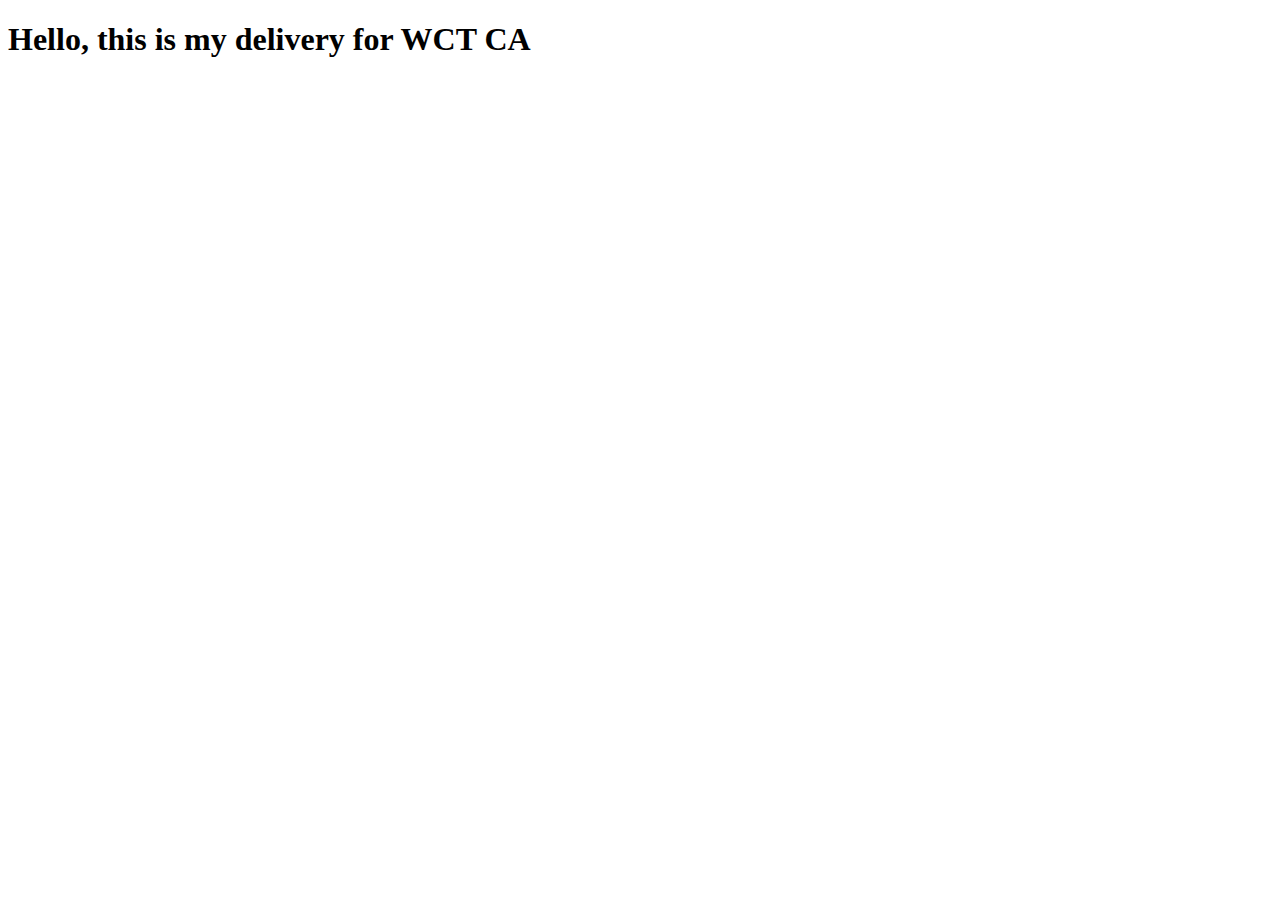
<file: .github/index.html>
<!DOCTYPE html>
<html lang="en">

<head>
    <meta charset="UTF-8">
    <meta http-equiv="X-UA-Compatible" content="IE=edge">
    <meta name="viewport" content="width=device-width, initial-scale=1.0">
    <title>WCT Assignment - August Wahlberg </title>
</head>

<body>
    <h1>Hello, this is my delivery for WCT CA</h1>
</body>

</html>
</file>
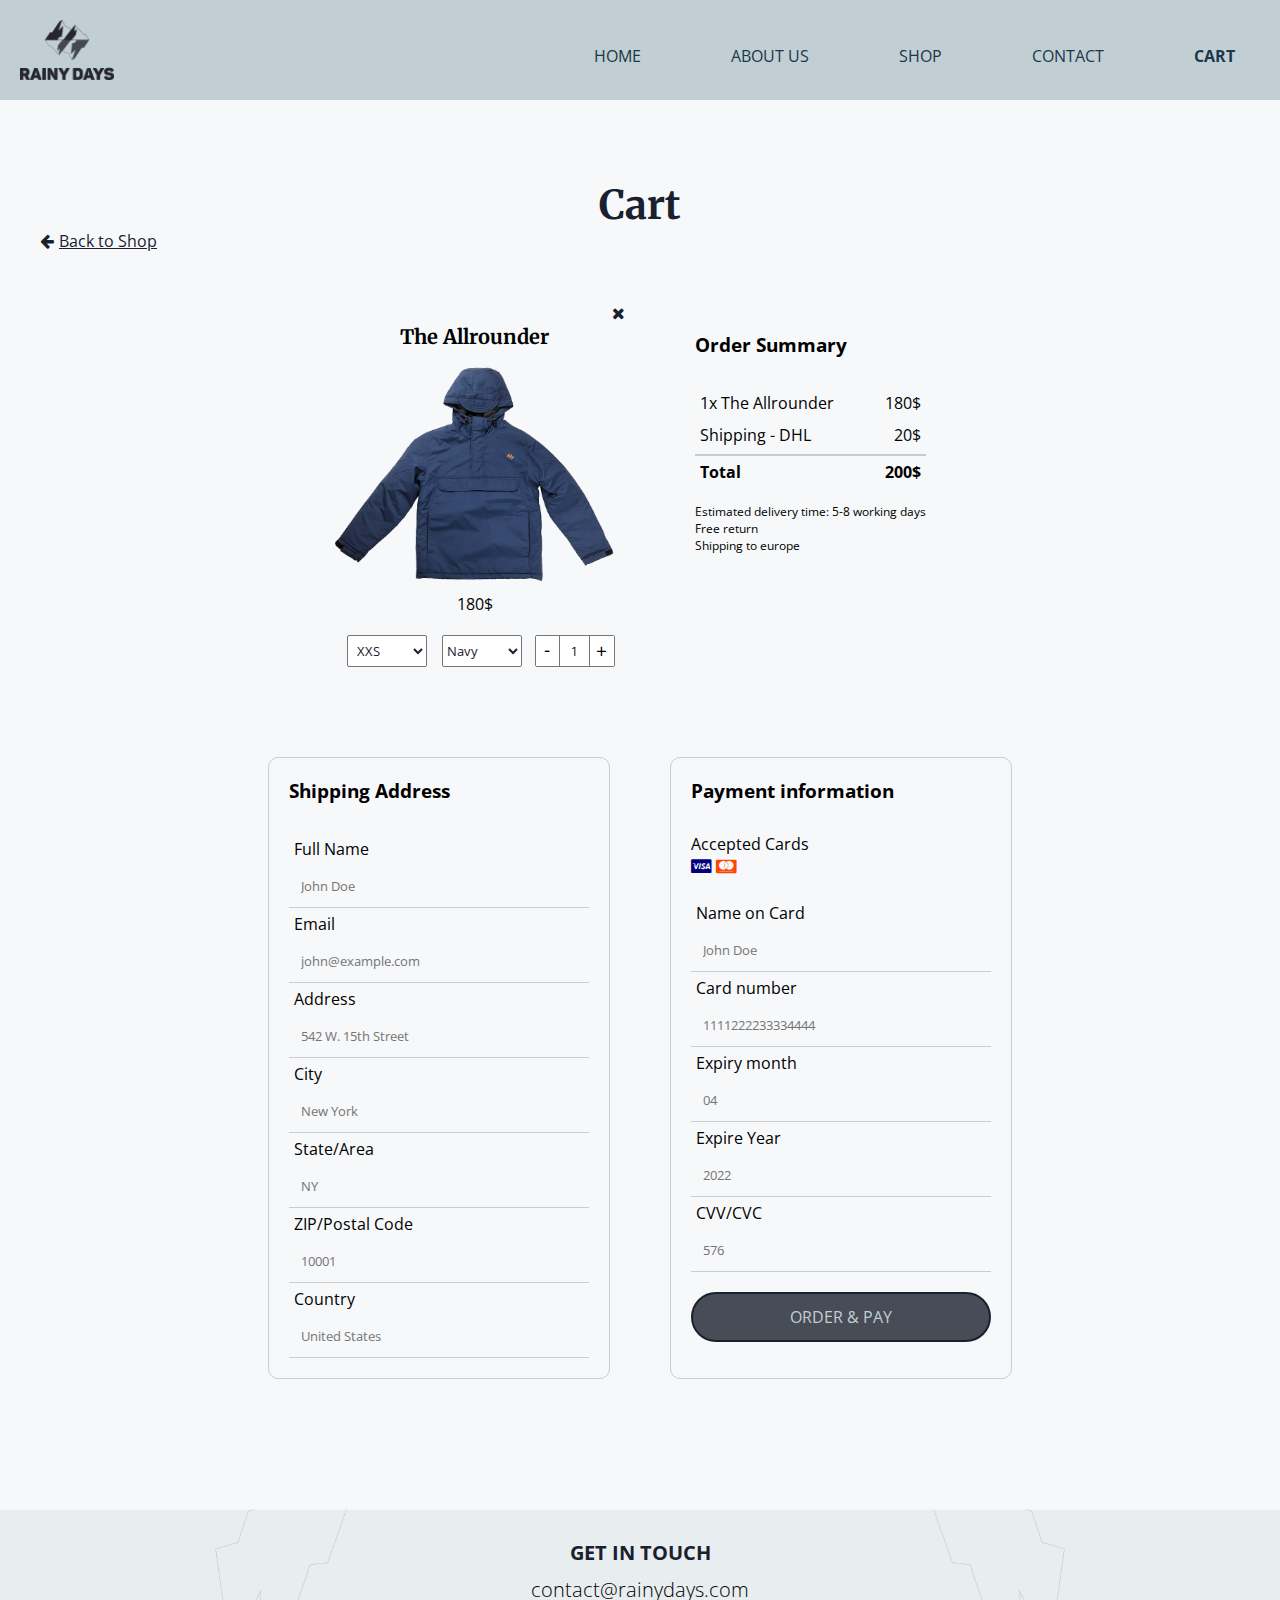
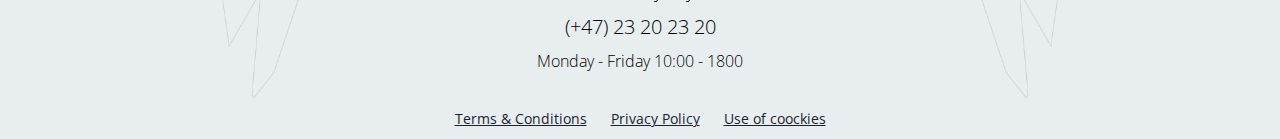
<file: cart.html>
<!DOCTYPE html>
<html lang="en">
		<head>
			<meta charset="UTF-8" />
			<meta http-equiv="X-UA-Compatible" content="IE=edge" />
			<meta name="viewport" content="width=device-width, initial-scale=1.0" />
			<title>Rainy Days | Cart</title>
			<link rel="stylesheet" href="style.css" />
			<link
				href="https://fonts.googleapis.com/css2?family=Open+Sans&display=swap"
				rel="stylesheet"
			/>
			<link
				href="https://fonts.googleapis.com/css2?family=Merriweather&display=swap"
				rel="stylesheet"
			/>
			<link
				rel="stylesheet"
				href="https://cdnjs.cloudflare.com/ajax/libs/font-awesome/4.7.0/css/font-awesome.min.css"
			/>
		</head>
	
		<body>
			<header>
				<!-- The beginning of the menu -->
				<div class="header">
					<a href="index.html">
						<img src="./images/logo-rainy-days-navy.png" alt="Rainy Days logo" />
					</a>
					<!-- input checkbox is the button that shows and hides the menu in mobile view-->
					<input type="checkbox" class="menu-btn" id="menu-btn" />
					<!-- the clickable menu botton -->
					<label for="menu-btn" class="menu-icon">
						<!-- The visible text -->
						<span class="menu-text"></span>
						<!-- The visible hamburger menu -->
						<span class="nav-icon"></span>
					</label>
					<ul class="menu">
						<li><a href="index.html">Home</a></li>
						<li><a href="index.html#About-us">About us</a></li>
						<li><a href="shop.html">Shop</a></li>
						<li><a href="#Contact">Contact</a></li>
						<li>
							<a href="cart.html"><b>Cart</b></a>
						</li>
					</ul>
				</div>
			</header>
			<!-- The end of the menu -->
      
			<main id="cartItems">
        <h1>Cart</h1>
				<div class="back-to-shop">
					<i class="fa fa-arrow-left" style="color: #1a212e"></i
					><a href="shop.html">Back to Shop</a>
				</div>
				
					<div id="error"></div>
					<section class="container-cart-summary">
						<div class="wrap-cart">
							<div class="product-summary">
								<div class="removebtn">
									<i class="fa fa-close" style="color: #1a212e"></i>
								</div>
								<h2>The Allrounder</h2>
								<img
									src="/images/Jakke_1_blå.png"
									alt="The Allrounder jacket blue"
								/>
								<p>180$</p>
								<div class="edit">
									<label for="Sizes"></label>
									<select name="Size" id="Sizes">
										<option value="XXS">XXS</option>
										<option value="XS">XS</option>
										<option value="S">S</option>
										<option value="M">M</option>
										<option value="L">L</option>
										<option value="XL">XL</option>
									</select>
									<label for="color-select"></label>
									<select name="color-select" id="color-select">
										<option value="Navy">Navy</option>
										<option value="Yellow">Yellow</option>
									</select>
									<div class="btn-edit-wrap">
										<div class="btnedit-minus">-</div>
										<button class="btnedit-qnt">1</button>
										<button class="btnedit-plus">+</button>
									</div>
								</div>
							</div>
						</div>
	
						<div class="wrap-cart">
							<div class="price-summary">
								<h3>Order Summary</h3>
								<div class="line">
									<p>1x The Allrounder</p>
									<p>180$</p>
								</div>
								<div class="line">
									<p>Shipping - DHL</p>
									<p>20$</p>
								</div>
								<div class="striped-border"></div>
								<div class="line">
									<h5>Total</h5>
									<h5>200$</h5>
								</div>
								<div class="additional-information">
									<p>Estimated delivery time: 5-8 working days</p>
									<p>Free return</p>
									<p>Shipping to europe</p>
								</div>
							</div>
						</div>
					</section>
	
					<section class="container-cart-typein">
						<div class="wrap-cart">
							<div class="shipping-address">
								<h3>Shipping Address</h3>
								<label for="fullname"> Full Name </label> 
                <div class="form-error" id="fullNameError">*Name is required</div>
								<input
									type="text"
									id="fullname"
									name="fullname"
									placeholder="John Doe"
								/>

								<label for="email"> Email</label>
                <div class="form-error" id="emailError">*Please fill in a valid email</div>
								<input
									type="text"
									id="email"
									name="email"
									placeholder="john@example.com"
								/>

								<label for="address">Address</label>
                <div class="form-error" id="addressError">*Address is required<address></address></div>
								<input
									type="text"
									id="address"
									name="address"
									placeholder="542 W. 15th Street"
								/>

								<label for="city"> City</label>
                <div class="form-error" id="cityError">*City is required</div>
								<input 
                type="text" 
                id="city" 
                name="city" 
                placeholder="New York" />

								<label for="state"> State/Area</label>
                <div class="form-error" id="stateError">*State/area is required</div>

								<input type="text" 
                id="state" 
                name="state" 
                placeholder="NY" />

								<label for="zip"> ZIP/Postal Code</label>
                <div class="form-error" id="zipError">*ZIP/Postal code is required</div>

								<input type="number" 
               							id="zip" 
                						name="zip" 
                						placeholder="10001" />

								<label for="country"> Country</label>
                <div class="form-error" id="countryError">*Country is required</div>
								<input
									type="text"
									id="country"
									name="country"
									placeholder="United States"
								/>
							</div>
						</div>
	

						<div class="wrap-cart">
							<div class="payment-information">
								<h3>Payment information</h3>
								<p>Accepted Cards</p>
								<div class="icon-container">
									<i class="fa fa-cc-visa" style="color: navy"></i>
									<i class="fa fa-cc-mastercard" style="color: orangered"></i>
								</div>

								<label for="cardname"> Name on Card</label>
                <div class="form-error" id="cardNameError">*Card name is required</div>
								<input
									type="text"
									id="cardname"
									name="cardname"
									placeholder="John Doe"
								/>

								<label for="cardnumber"> Card number</label>
                <div class="form-error" id="cardNumberError">*Please fill in a valid card number </div>
								<input
									type="number"
									id="cardnumber"
									name="cardnumber"
									placeholder="1111222233334444"
								/>

								<label for="expmonth"> Expiry month</label>
                <div class="form-error" id="expMonthError">*Please fill in a expiry month </div>
								<input
                  					type="number"
									id="expmonth"
									name="expmonth"
									placeholder="04"
								/>

								<label for="expyear"> Expire Year</label>
                <div class="form-error" id="expYearError">*Please fill in an expiry year </div>
								<input
									type="number"
									id="expyear"
									name="expyear"
									placeholder="2022"
								>
                
                
								<label for="cvv"> CVV/CVC</label>
                <div class="form-error" id="cvvError">*Please fill in an expire year </div>
								<input 
                  type="number" 
                  id="cvv" 
                  name="cvv" 
                  placeholder="576" />
                  <form id="data-form">
                  <button class="btnpay" type="submit">Order & Pay</button>
                </form>
							</div>
						</div>
					</section>
				
			</main>
	
			<footer>
				<div class="wrapfooter">
					<div id="Contact" class="footer">
						<h3>Get in Touch</h3>
						<h4>contact@rainydays.com</h4>
						<h4>(+47) 23 20 23 20</h4>
						<h5>Monday - Friday 10:00 - 1800</h5>
						<div class="footerbottom">
							<a href="#">Terms & Conditions</a>
							<a href="#">Privacy Policy</a>
							<a href="#">Use of coockies</a>
						</div>
					</div>
				</div>
			</footer>
			<script src="javascript/formValidation.js" type="module"></script>
		</body>
	</html>
</file>
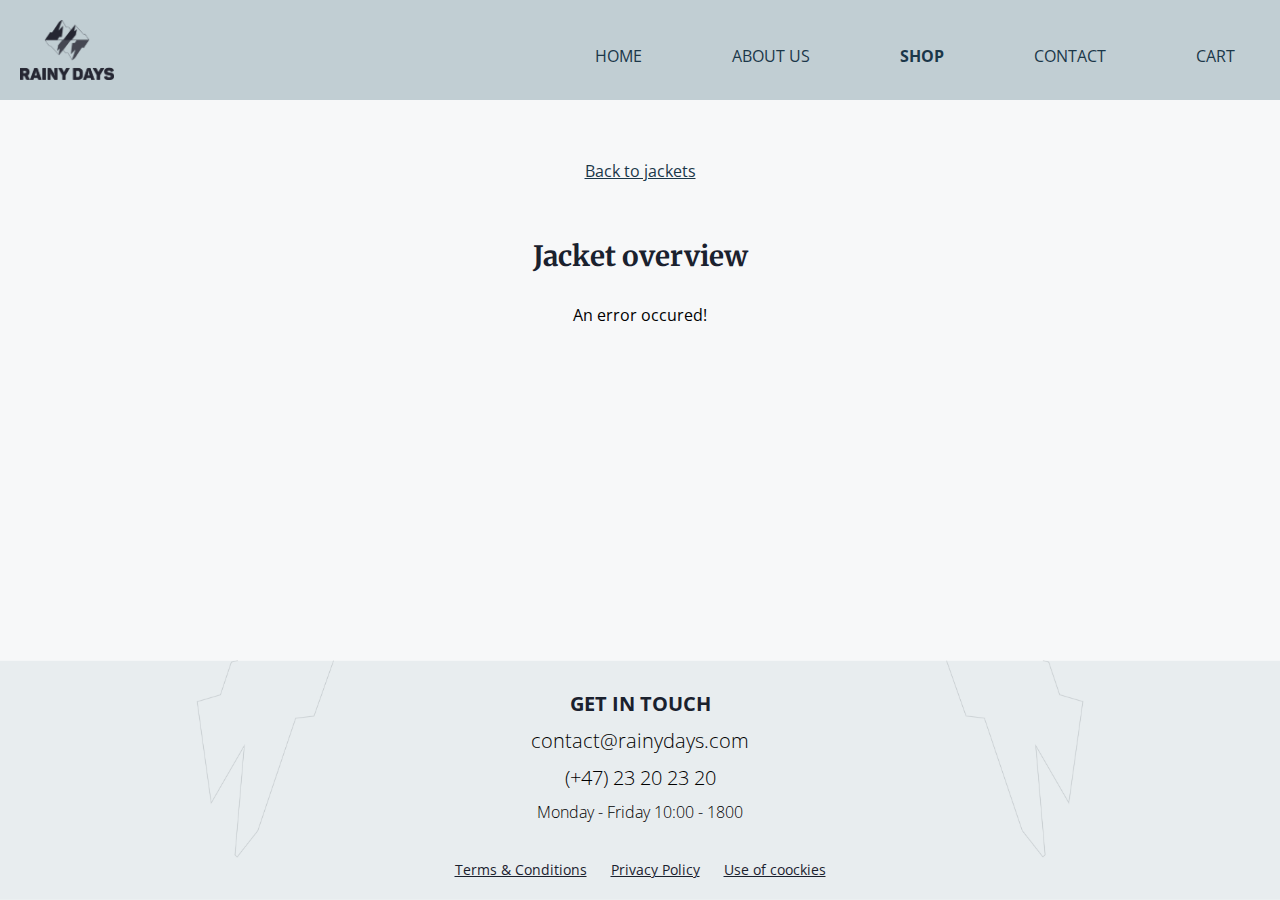
<file: jacket-details.html>
<!DOCTYPE html>
<html lang="en">
  <head>
    <meta charset="UTF-8" />
    <meta http-equiv="X-UA-Compatible" content="IE=edge" />
    <meta name="viewport" content="width=device-width, initial-scale=1.0" />
    <title>Rainy Days | Product display</title>
    <link rel="stylesheet" href="style.css" />
    <link href="https://fonts.googleapis.com/css2?family=Open+Sans&display=swap" rel="stylesheet" />
    <link href="https://fonts.googleapis.com/css2?family=Merriweather&display=swap" rel="stylesheet" />
    <link rel="stylesheet" href="https://cdnjs.cloudflare.com/ajax/libs/font-awesome/4.7.0/css/font-awesome.min.css">
  </head>

  <body>
    <header>
      <!-- The beginning of the menu -->
      <div class="header">
        <a href="index.html">
        <img src="./images/logo-rainy-days-navy.png" alt="Rainy Days logo"/>
        </a>
        <!-- input checkbox is the button that shows and hides the menu in mobile view-->
        <input type="checkbox" class="menu-btn" id="menu-btn" />
        <!-- the clickable menu botton -->
        <label for="menu-btn" class="menu-icon">
          <!-- The visible text -->
          <span class="menu-text"></span>
          <!-- The visible hamburger menu -->
          <span class="nav-icon"></span>
        </label>
        <ul class="menu">
          <li><a href="index.html">Home</a></li>
          <li><a href="index.html#About-us">About us</a></li>
          <li><a href="shop.html"> <b>Shop</b> </a></li>
          <li><a href="#Contact">Contact</a></li>
          <li><a href="cart.html">Cart</a></li>
        </ul>
      </div>
    </header>
    <!-- The end of the menu -->

    <main id="main-shop">
      <!-- Start Jacket 1 -->
      <section class="background">
        <div class="go-back"><a href="shop.html">Back to jackets</a></div>
        <h1>Jacket overview</h1>
        <div class="loader"></div>
      
      <div class="jacket-details"></div>
      </section>
    </main>
    <footer>
      <div class="wrapfooter">
        <div id="Contact" class="footer">
          <h3>Get in Touch</h3>
          <h4>contact@rainydays.com</h4>
          <h4>(+47) 23 20 23 20</h4>
          <h5>Monday - Friday 10:00 - 1800</h5>

          <div class="footerbottom">
            <a href="#">Terms & Conditions</a>
            <a href="#">Privacy Policy</a>
            <a href="#">Use of coockies</a>
          </div>
        </div>
      </div>
    </footer>
    <script src="javascript/index.js"></script>
    <script src="javascript/jacket-details.js" type="module"></script>  
  </body>
</html>
</file>
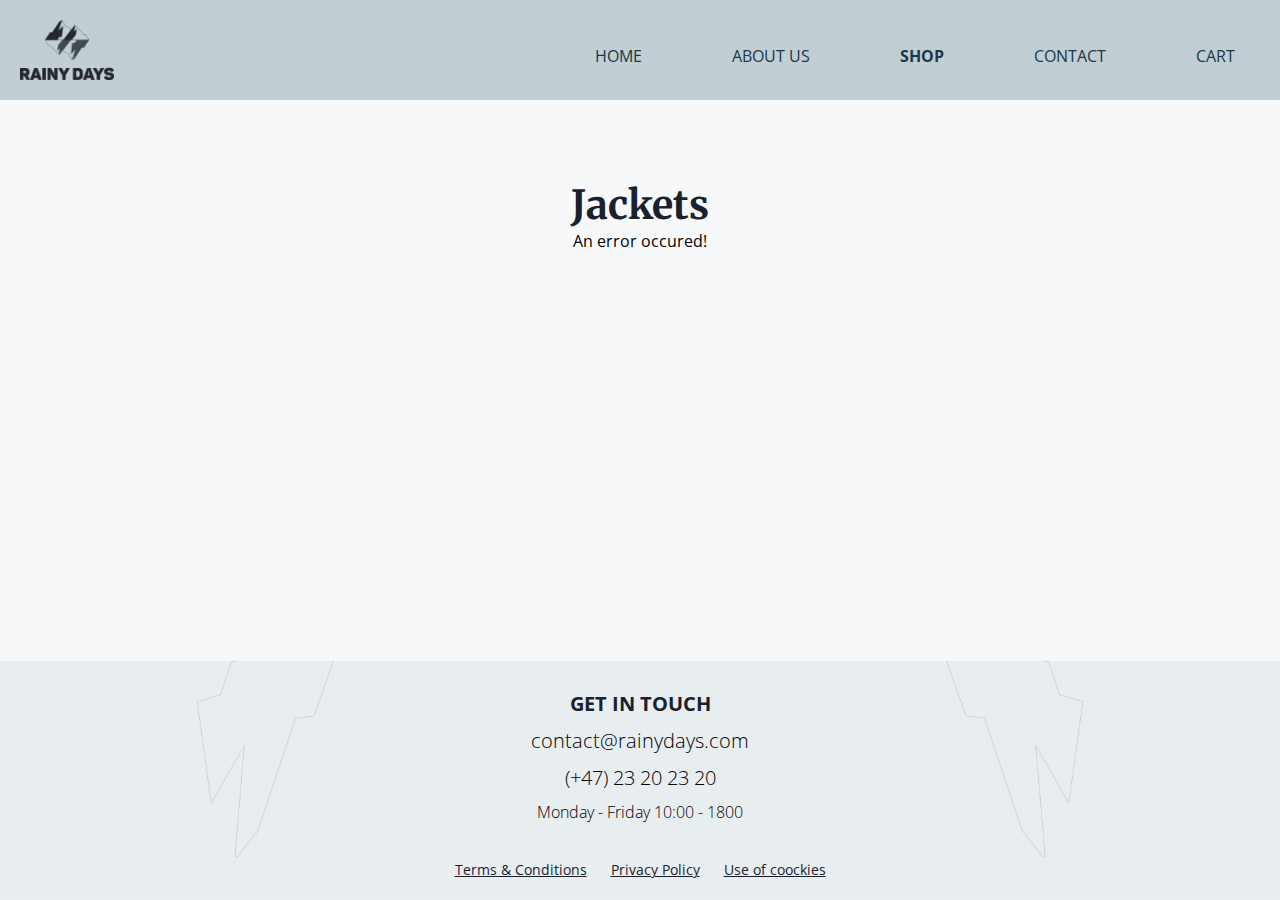
<file: shop.html>
<!DOCTYPE html>
<html lang="en">
  <head>
    <meta charset="UTF-8" />
    <meta http-equiv="X-UA-Compatible" content="IE=edge" />
    <meta name="viewport" content="width=device-width, initial-scale=1.0" />
    <title>Rainy Days | Shop</title>
    <link rel="stylesheet" href="style.css" />
    <link href="https://fonts.googleapis.com/css2?family=Open+Sans&display=swap" rel="stylesheet" />
    <link href="https://fonts.googleapis.com/css2?family=Merriweather&display=swap" rel="stylesheet" />
    <link rel="stylesheet" href="https://cdnjs.cloudflare.com/ajax/libs/font-awesome/4.7.0/css/font-awesome.min.css">
  </head>

  <body>
    <header>
      <!-- The beginning of the menu -->
      <div class="header">
        <a href="index.html">
        <img src="./images/logo-rainy-days-navy.png" alt="Rainy Days logo"/>
        </a>
        <!-- input checkbox is the button that shows and hides the menu in mobile view-->
        <input type="checkbox" class="menu-btn" id="menu-btn" />
        <!-- the clickable menu botton -->
        <label for="menu-btn" class="menu-icon">
          <!-- The visible text -->
          <span class="menu-text"></span>
          <!-- The visible hamburger menu -->
          <span class="nav-icon"></span>
        </label>
        <ul class="menu">
          <li><a href="index.html">Home</a></li>
          <li><a href="index.html#About-us">About us</a></li>
          <li><a href="shop.html"> <b>Shop</b> </a></li>
          <li><a href="#Contact">Contact</a></li>
          <li><a href="cart.html">Cart</a></li>
        </ul>
      </div>
    </header>
    <!-- The end of the menu -->

    <main id="main-shop">
      <!-- Start Jacket 1 -->
      <section class="background-shop">
        <h1>Jackets</h1>
        <div class="loader"></div>
      <div class="products"></div>
      <div class="center"></div>
      </section>
    </main>
    <footer>
      <div class="wrapfooter">
        <div id="Contact" class="footer">
          <h3>Get in Touch</h3>
          <h4>contact@rainydays.com</h4>
          <h4>(+47) 23 20 23 20</h4>
          <h5>Monday - Friday 10:00 - 1800</h5>

          <div class="footerbottom">
            <a href="#">Terms & Conditions</a>
            <a href="#">Privacy Policy</a>
            <a href="#">Use of coockies</a>
          </div>
        </div>
      </div>
    </footer>
    <script src="javascript/index.js" type="module"></script>  
  </body>
</html>
</file>
<file: style.css>
* {
 margin: 0;
 padding: 0; 
  scroll-behavior: smooth;
  box-sizing: border-box;
  font-family: "Merriweather", serif;
  font-family: "Open Sans", sans-serif;
}

.form-error{
  display: none;
  color: red;
  font-size: 0.9rem;
  margin-top: 2px;
}

body {
  display: flex;
  flex-direction: column;
  height: 100vh;
}

main {
  flex-grow: 1;
  background-color: #f7f8f9;
}

header {
  height: auto;
}

h1 {
  text-align: center;
  padding-top: 2em;
  font-family: 'Merriweather', serif;
  font-weight: bolder;
  font-size: 2.5em;
  position: relative;
  color: #1a212e;
}

.main1 h1{
  font-style: italic;
  font-size: 3em;
}


.main1,
.main2,
.main3 {
  background-repeat: no-repeat;
}

.main1{
  min-height: 100vh;
}

.main2{
  min-height: 800px;
}

.main1,
.main3 {
  text-align: center;
  background-size: cover;
  background-position: center;
}

.main1 {
  position: relative;
  padding-top: 10vh;
  top: 0px;
  right: 0px;
  bottom: 0px;
  left: 0px;
  background-image: url('./images/background-photo-adventurous-man.jpg');
  text-align: center;
  background-size: cover;
  background-position: center;
}

.main2 {
  background-image: url('./images/background-illustration.png');
  background-color: #1a212e;
  background-size: 100% auto;
  background-position: bottom;
}

.wrap2 {
  padding-bottom: 200px;
  padding-top: 120px;
  display: flex;
  justify-content: center;
  flex-wrap: wrap;
}

.main2 h3 {
  color: #fa9c4b;
  padding-bottom: 20px;
}

.main3 {
  position: relative;
  top: 0px;
  right: 0px;
  bottom: 0px;
  left: 0px;
  background-image: url('./images/landscape-photo.jpg');
  background-position: top;
  text-align: center;
  background-size: cover;
  min-height: 30rem;
}

.main3 p {
  position: relative;
  font-size: 1.8em;
}

.main3 h2 {
  position: relative;
  font-family: 'Merriweather', serif;
  font-weight: bold;
  font-size: 2.5em;
}

.wrap {
  display: flex;
  justify-content: center;
  align-items: center;
}

.btn1,
.btn2 {
  display: block;
  border: solid 2px #1a212e;
  font-size: 16px;
  line-height: 1;
  padding: 16px 30px;
  border-radius: 30px;
  color: #1a212e;
  text-transform: uppercase;
  cursor: pointer;
  transition: all 0.3s linear;
  position: relative;
}

.btn1 {
  background-color: rgba(250, 156, 75, 0.8);
  margin-top: 50px;
}

.btn1:hover,
.btn1:focus {
  background-color: rgba(250, 156, 75, 1);
}

.btn2 {
  background-color: rgba(250, 208, 77, 0.8);
  margin-top: 30px;
}

.btn2:hover,
.btn2:focus {
  background-color: rgba(250, 208, 77, 1);
}

.box {
  align-items: center;
  width: 400px;
  float: left;
  padding: 50px 50px 50px 50px;
  color: rgba(250, 250, 250, 0.5);
  max-height: 320px;
  margin-left: 50px;
  margin-right: 50px;
}

.main3 p {
  padding-top: 80px;
}

.item {
  justify-content: center;
  text-align: center;
}

.item a {
  text-decoration: none;
}

.btn2 {
  display: inline-flex;
}




/* Make homepage responsive*/


@media (max-width: 1000px) and (min-width: 1px) {
  .wrap2 {
    padding-bottom: 200px;
    padding-top: 100px;
  }
}

@media (max-width: 800px) and (min-width: 600px) {
  h1 {
    font-size: 2.5em;
  }

  .main3 p {
    font-size: 1.6em;
  }


  .main3 h2 {
    font-size: 2.2em;
  }

  .btn1,
  .btn2 {
    font-size: 14px;
    padding: 14px 26px;
  }
}


@media (max-width: 600px) and (min-width: 400px) {
  h1 {
    font-size: 2em;
    padding-left: 40px;
    padding-right: 40px;
    line-height: 1.5;
  }

  .main3 p {
    font-size: 1.3em;
  }

  .main3 h2 {
    font-size: 1.8em;
  }

  .btn1,
  .btn2 {
    font-size: 14px;
    padding: 12px 22px;
  }
}


@media (max-width: 400px) and (min-width: 100px) {
  footer {
    height: 220px;
  }

  .main3 p {
    font-size: 1.1em;
  }

  .main3 h2 {
    font-size: 1.5em;
  }

  .footer h3 {
    font-size: 18px;
  }

  #Contact h4 {
    font-size: 15px;
  }

  #Contact h5 {
    font-size: 13px;
  }

  .box p {
    font-size: 14px;
  }

  .box h3 {
    font-size: 15px;
  }

  .box {
    padding: 50px 20px 50px 20px;
  }

  .btn1,
  .btn2 {
    font-size: 14px;
    padding: 12px 22px;
  }

  h1 {
    font-size: 1.7em;
  }
}


/* Styling SHOP*/

.go-back{
  margin: 0 auto;
  text-align: center;
  margin-top: 160px;
}

.go-back a{
  color: #1b3749;
}

.loader {
  border: 20px solid #c1ced3; /* Light grey */
  border-top: 20px solid rgba(26, 33, 46, 1); /* Blue */
  border-radius: 50%;
  width: 100px;
  height: 100px;
  animation: spin 2s linear infinite;
  margin: 50px auto;
  margin-top: 200px;
}

@keyframes spin {
  0% { transform: rotate(0deg); }
  100% { transform: rotate(360deg); }
}

.background {
  background-color: #f7f8f9;
  margin-bottom: 7rem;
  margin-top: 60px;
}

.background h1 {
  font-size: 28px;
  padding-bottom: 30px;
  margin-top: 0px;
}

.background2 {
  background-color: #f7f8f9;
  margin-bottom: 7rem;
}

.jacket-info {
  justify-content: center;
  margin: 0 auto;
  width: auto;
}

.jacket-image{
  width: 400px;
  margin: 0px 40px;
  justify-content: center; 
}

.jacket-image h3{
  padding-bottom: 30px;
}

.jacket-image img {
  width: auto;
  height: 300px;
  text-align: center;
  margin: 0px;
}

.product{
  margin: 75px 0px;
  text-align: center;
}
.product h3{
  padding-bottom: 20px;
}

.products, .jacket-details{
  display: flex;
  height: fit-content;
  max-width: 1600px;
  overflow: hidden;
  flex-wrap: wrap;
  justify-content: center;
  margin: 0 auto;
  margin-bottom: 80px;
 
}

.jacket-details{
  width: 760px;
  margin: 0 auto;
}

.jacket-image h3, .jacket-image p{
  text-align: center;
  width: 392.6px;
  margin-top: 6px;
}


/* Size-dropdown*/

#Sizes {
  display: block;
  background-color: white;
  width: 150px;
  padding: 5px;
  border-radius: 2px;
  color: #1a212e;
}

#Sizes1 {
  display: block;
  background-color: white;
  width: 150px;
  padding: 5px;
  border-radius: 2px;
  color: #1a212e;
}

label {
  display: block;
  justify-content: center;
  padding: 5px;
}

.jacket-info ul {
  padding-top: 5px;
  padding-bottom: 10px;
  line-height: 2;
  padding-left: 15px;
}

.jacket-info h3 {
  font-family: 'Merriweather', serif;
  font-weight: bolder;
  font-size: 22px;
}


/* Add-to-cart button */

.btnbuy {
  border: solid 2px #1a212e;
  background-color: rgba(26, 33, 46, 0.8);
  font-size: 16px;
  padding: 10px 20px;
  border-radius: 30px;
  color: #c1ced3;
  text-transform: uppercase;
  cursor: pointer;
  transition: all 0.3s linear;
  position: relative;
  margin-top: 10px;
}

.btnbuy a {
  text-decoration: none;
  color: #c1ced3;
}

.btnbuy:hover {
  background-color: rgba(26, 33, 46, 1);
}

.btnbuy:active {
  background-color: orange;
  transition: all 0.01s linear;
}

/* Extra information underneath Add-to-cart button */

.extrainfo {
  padding-top: 10px;
  width: 100%;
}

.extrainfo a {
  display: block;
  padding: 6px;
  color: #707070;
  font-size: 12px;
  font-weight: 100;
}

.fa-chevron-down {
  font-size: 20px;
}

.see-more-info {
  display: block;
  padding: 6px 6px 6px 0px;
  color: #707070;
  font-size: 11px;
  font-weight: 100;
  cursor: pointer;
}

.fa-chevron-right {
  color: black;
}

.info{
  font-size: 11px;
  max-width: 180px;
}

.hide {
  display: none;
  max-width: 200px;
}


/* Size-chart Popup */


.center {
  margin-top: 10px;
}

.center a {
  padding: 5px 5px;
  color: #111;
  font-size: 11px;
  font-weight: 600;
  border-radius: 5px;
  font-weight: 500;
  text-transform: uppercase;
}

#popup,
#popup2,
#popup3 {
  top: 0px;
  left: 0px;
  width: 100vw;
  height: 100vh;
  background: rgba(0, 0, 0, 0.75);
  display: none;
  z-index: 3;
  overflow-x: auto;
  position: fixed;
}

#popup .popup-content,
#popup2 .popup-content,
#popup3 .popup-content {
  position: absolute;
  top: 50%;
  left: 50%;
  transform: translate(-50%, -50%);
  width: 600px;
  padding: 10px 20px;
  background: #eee;
  border-radius: 5px 5px 0 0;
}

#popup a.close-popup,
#popup2 a.close-popup,
#popup3 a.close-popup {
  position: absolute;
  top: 10px;
  right: 20px;
  font-size: 20px;
  font-weight: 600;
  text-decoration: none;
  color: #1a212e;
}

#popup:target,
#popup2:target,
#popup3:target {
  display: block;
}

.content-table {
  margin: 25px 0;
  font-size: 0.9em;
  min-width: 400px;
  border-radius: 5px 5px 0 0;
  overflow: hidden;
  box-shadow: 0 0 20px rgba(0, 0, 0, 0.15);
}

.content-table thead tr {
  background-color: #1a212e;
  color: #ffffff;
  text-align: left;
  font-weight: bold;
}

.content-table th,
.content-table td {
  padding: 12px 15px;
}

.content-table tbody tr {
  border-bottom: 1px solid #dddddd;
}

.content-table tbody tr:nth-of-type(even) {
  background-color: #f3f3f3;
}

.content-table tbody tr:last-of-type {
  border-bottom: 2px solid #1a212e;
}

.tablefooter {
  font-size: 14px;
  justify-content: center;
  text-align: center;
  padding-top: 10px;
}

/* Making the Shop site responsive */

@media (max-width: 960px) {
  .jacket-info{
    width: auto;
    margin: 0px 50%;
  }
}

@media (max-width: 880px) {
  .hide {
    max-width: 140px;
  }
}

@media (max-width: 600px) and (min-width: 530px) {
  
  .jacket-info + li {
    line-height: 1.8;
    font-size: 15px;
  }

  .jacket-info h3 {
    font-size: 20px;
  }

  .center a {
    font-size: 10px;
  }
}


@media (max-width: 550px) and (min-width: 350px) {

  .jacket-info + ul {
    line-height: 1.8;
    font-size: 14px;
  }

  .jacket-info h3 {
    font-size: 18px;
  }

  .center a {
    font-size: 10px;
  }
}


@media (max-width: 350px) and (min-width: 1px) {
  .jacket-image {
    height: auto;
    margin: 0px;
  }

  .jacket-info + ul {
    line-height: 1.8;
    font-size: 14px;
  }

  .jacket-info h3 {
    font-size: 18px;
  }

  .center a {
    font-size: 10px;
  }
}


@media (max-width: 750px) and (min-width: 150px) {
  #popup .popup-content,
  #popup2 .popup-content,
  #popup3 .popup-content {
    width: 80%;
  }

  .popup-content {
    width: 80%;
    overflow-x: auto;
  }

  #popup a.close-popup,
  #popup2 a.close-popup,
  #popup3 a.close-popup {
    top: 2px;
    right: 8px;
  }

  .tablefooter {
    padding-left: 10px;
    padding-right: 10px;
  }

  .jacket-details{
    margin: 0 auto;
    width: auto;
  }
}


/* Styling footer */

.wrapfooter {
  position: relative;
  width: 100%;
  text-align: center;
  padding-bottom: 10px;
}

footer {
  background-image: url('./images/footer-background.png');
  background-size: 100% auto;
  background-position: top;
  background-repeat: no-repeat;
  background-size: cover;
  height: 240px;
  position: relative;
  bottom: 0;
  width: 100%;
  clear: both;
}

.footer h3,
h4,
h5 {
  padding: 5px;
  font-family: 'Open Sans', sans-serif;
}

.footer h3 {
  font-size: 20px;
  text-transform: uppercase;
  color: #1a212e;
  padding-top: 30px;
}

.footer h4 {
  font-size: 20px;
  font-weight: lighter;
}

.footer h5 {
  font-size: 16px;
  font-weight: lighter;
}

.footerbottom {
  padding-top: 30px;
}

.footerbottom a {
  color: #1a212e;
  padding-left: 10px;
  padding-right: 10px;
  font-size: 14px;
}


/* Styling CART */

input {
  width: 300px;
  padding: 12px;
  border: none;
  background-color: #00000000;
  border-bottom: 1px solid #ccc;
  border-radius: 0px;
  box-sizing: border-box;
}

input[type=number] {
  -moz-appearance: textfield;
}

label {
  display: block;
  justify-content: center;
}

.wrap-cart {
  justify-content: center;
  display: flex;
  justify-content: center;
  flex-wrap: wrap;
}

.wrap-cart h3 {
  padding-bottom: 30px;
}

.shipping-address,
.payment-information {
  width: 30%;
  display: inline;
  width: auto;
  margin: 30px;
  border: 1px solid #ccc;
  padding: 20px;
  border-radius: 10px;
}

.payment-information a {
  text-decoration: none;
}

.container-cart-typein {
  display: -ms-flexbox;
  display: flex;
  -ms-flex-wrap: wrap;
  flex-wrap: wrap;
  margin: 0 16px;
  justify-content: center;
  padding-top: 30px;
  padding-bottom: 100px;
}

.country {
  width: 100px;
}

.btnpay {
  display: block;
  border: solid 2px #1a212e;
  background-color: rgba(26, 33, 46, 0.8);
  font-size: 16px;
  padding: 10px 20px;
  border-radius: 30px;
  color: #c1ced3;
  text-transform: uppercase;
  cursor: pointer;
  transition: all 0.3s linear;
  position: relative;
  margin-top: 20px;
  width: 300px;
  height: 50px;
}

.btnpay:hover {
  background-color: rgba(26, 33, 46, 1);
}

.btnpay:active {
  background-color: orange;
  transition: all 0.01s linear;
}

.icon-container {
  padding-bottom: 20px;
}


/* Styling CART-Summary left */

.container-cart-summary {
  display: -ms-flexbox;
  display: flex;
  -ms-flex-wrap: wrap;
  flex-wrap: wrap;
  margin: 0 16px;
  justify-content: center;
  text-align: center;
}

.container-cart-summary img {
  max-width: 300px;
}

.line {
  display: flex;
  justify-content: space-between;
}

.line p {
  padding: 5px;
}

.line h5 {
  padding: 5px;
  font-size: 16px;
}

.additional-information {
  text-align: left;
  font-size: 12px;
  margin-top: 15px;
}

.striped-border {
  border: 1px solid #000;
  margin-top: 3px;
}

.product-summary {
  margin-top: 30px;
  padding: 20px;
}

.price-summary {
  text-align: left;
  margin: 30px;
  padding: 20px;
  padding-top: 50px;
}

.price-summary img {
  background-color: rgba(193, 206, 211, 0.45);
  border-radius: 10px;
  margin-top: 10px;
}

.edit {
  display: flex;
  justify-content: space-between;
  padding: 10px;
  margin-top: 10px;
}

.edit #Sizes {
  display: block;
  background-color: white;
  width: 80px;
  border-radius: 2px;
  color: #1a212e;
}

.edit #color-select {
  display: block;
  background-color: white;
  width: 80px;
  border-radius: 2px;
  color: #1a212e;
}

.btn-edit-wrap {
  border-radius: 2px;
  display: flex;
  justify-content: center;
  border: solid 1px #767676;
  width: 80px;
  background-color: white;
  margin-left: 10px;
}

.btnedit-minus,
.btnedit-plus {
  display: inline-block;
  font-size: 16px;
  cursor: pointer;
  border: none;
  background-color: white;
  font-size: 19px;
  justify-content: center;
  text-align: center;
  width: 100%;
}

.btnedit-qnt {
  display: inline-block;
  font-size: 12px;
  border: none;
  padding: 5px;
  width: 100%;
  background-color: white;
  border: solid 1px #767676;
  margin: -1px 0px -1px 0px;
}

.back-to-shop {
  margin-left: 40px;
}

.back-to-shop a {
  color: #1a212e;
  padding-left: 5px;
}

.removebtn {
  text-align: right;
  cursor: pointer;
}

.product-summary h2 {
  font-family: 'Merriweather', serif;
  font-weight: bolder;
  font-size: 20px;
  padding-bottom: 10px;
}


/* Styling Checkout Success site */


.purchase-summary {
  max-width: 350px;
}

.order-confirmation {
  max-width: 400px;
  padding: 0px;
  color: #c1ced3;
}

.checkout-success-summary {
  display: -ms-flexbox;
  display: flex;
  -ms-flex-wrap: wrap;
  flex-wrap: wrap;
  margin: 0 16px;
  justify-content: center;
  text-align: center;
  padding-top: 200px;
}

.purchase-summary .price-summary {
  border: solid 1px #c1ced3;
  border-radius: 5px;
  color: #c1ced3;
}

.price-summary img {
  width: 200px;
  padding: 20px;
}

.delivery-adress {
  margin: 30px;
}

.price-summary .striped-border {
  border: 1px solid #c1ced3;
}

.order-confirmation img {
  width: 350px;
}

.order-confirmation h2 {
  font-size: 21px;
  padding-bottom: 10px;
  font-weight: bold;
}

.item .btn1 {
  width: 100%;
  display: block;
  border: solid 2px #1a212e;
  font-size: 16px;
  line-height: 1;
  padding: 16px 30px;
  border-radius: 30px;
  color: #1a212e;
  text-transform: uppercase;
  cursor: pointer;
  transition: all 0.3s linear;
  position: relative;
  background-color: rgba(250, 156, 75, 0.8);
  margin-top: 30px;
}

.item .btn1:hover,
.item .btn1:focus {
  background-color: rgba(250, 156, 75, 1);
}

.image-checkout-succsess img {
  width: 750px;
}

.image-checkout-succsess {
  background-image: url('/images/mountains-view-from-sea.jpg');
  background-size: cover;
  width: 700px;
  display: table;
  margin: 0 auto;
  justify-content: center;
  height: 600px;
  position: relative;
  display: flex;
  justify-content: center;
  margin-bottom: 100px;
}

.comp-info {
  padding: 20px;
  width: 260px;
  height: auto;
  background-color: rgba(26, 33, 46, 0.8);
  border-radius: 10px;
  position: absolute;
  top: 50%;
  transform: translate(0, -50%);
  color: #c1ced3;
}

.comp-info ul {
  padding-left: 20px;
  padding-bottom: 20px;
  text-align: left;
}

.comp-info h2 {
  padding-left: 20px;
  padding-bottom: 8px;
  text-align: left;
  color: #fad04d;
  font-weight: bold;
}

.comp-info .btn2 {
  display: block;
  border: solid 2px #1a212e;
  font-size: 14px;
  line-height: 1;
  padding: 10px 15px;
  margin: auto;
}

.background-cart-site {
  background-color: #1a212e;
}

.comp {
  display: -ms-flexbox;
  display: flex;
  -ms-flex-wrap: wrap;
  flex-wrap: wrap;
  justify-content: center;
  text-align: center;
}

.comp span {
  font-weight: bolder;
  color: #fad04d;
}

/* Responsive CART */

@media (max-width: 400px) and (min-width: 100px) {
  input[type='text'] {
    width: 200px;
    padding: 6px;
    border: none;
    background-color: #00000000;
    border-bottom: 1px solid #ccc;
    border-radius: 0px;
    box-sizing: border-box;
  }

  .btnpay {
    display: block;
    border: solid 2px #1a212e;
    background-color: rgba(26, 33, 46, 0.8);
    font-size: 16px;
    border-radius: 30px;
    color: #c1ced3;
    text-transform: uppercase;
    cursor: pointer;
    transition: all 0.3s linear;
    position: relative;
    margin-top: 20px;
    width: 200px;
    height: 50px;
  }

  .product-summary img {
    width: 200px;
  }

  .edit #Sizes,
  .edit #color-select {
    width: 60px;
    font-size: 10px;
    margin: 5px;
  }

  .edit #color-select {
    margin-left: 10px;
  }

  .btn-edit-wrap {
    font-size: 0px;
    height: auto;
    height: 28px;
    margin-top: 5px;
  }


  /* Responsive footer */

  .footerbottom a {
    display: block;
    padding: 4px;
    font-size: 12px;
  }

  .wrapfooter {
    background-color: #e8edef;
    z-index: 1;
  }


  /* Responsive Checkout-Success */

  .image-checkout-succsess {
    margin: 0 auto;
  }

  .footer h3 {
    font-size: 17px;
  }

  .item .btn1 {
    padding: 12px;
    font-size: 14px;
  }
}


@media (max-width: 700px) {
  .image-checkout-succsess {
    margin-bottom: 0px;
  }
}


@media (max-width: 733px) {
  .checkout-success-summary {
    padding-top: 100px;
  }
}

/* Menu-styling */

.header a {
  color: black;
  max-height: 100px;
}

.header {
  background-color: #c1ced3;
  position: fixed;
  width: 100%;
  z-index: 3;
  text-transform: uppercase;
  max-height: 100px;
  display: flex;
  justify-content: space-between;
}

.header ul {
  padding: 0;
  margin: 0;
  list-style: none;
  background-color: #c1ced3;
  overflow: hidden;
}

.header img {
  max-height: 100px;
  padding: 20px;
}

.header li a {
  display: block;
  padding: 45px;
  text-decoration: none;
  text-align: right;
}

.header li a:hover,
.header .menu-btn:hover,
.header .logo:hover {
  background-color: rgba(255, 255, 255, 0.5);
}

.header .logo {
  text-decoration: none;
  display: block;
  padding: 10px 20px;
  font-size: 2rem;
  color: #1b3749;
}

.header .menu {
  clear: both;
  max-height: 0;
  transition: max-height 0.5s ease-in-out;
}

.header .menu-btn:checked ~ .menu {
  max-height: 100vh;
}

/* making a dash in the burger menu*/
.header .menu-icon .nav-icon {
  height: 2px;
  width: 18px;
  background-color: #1b3749;
  display: block;
  position: relative;
}

.header .menu-icon .nav-icon::before,
.header .menu-icon .nav-icon::after {
  background-color: #1b3749;
  width: 100%;
  height: 100%;
  display: block;
  content: "";
  position: absolute;
  transition: all 0.5s ease-out;
}

.menu-text {
  color: #1b3749;
}

.header .menu-icon .nav-icon::before {
  top: 5px;
}

.header .menu-icon .nav-icon::after {
  top: -5px;
}

.header .menu-btn {
  display: none;
}

.header .menu-icon {
  padding: 28px 20px;
  cursor: pointer;
  position: relative;
}

.header .menu-text {
  text-transform: uppercase;
  position: absolute;
  top: 10px;
  right: 35px;
  padding: 10px;
}

.menu li a {
  color: #1b3749;
}

@media screen and (min-width: 890px) {
  .header .menu-icon {
    display: none;
  }

  .header .menu {
    max-height: none;
    clear: none;
  }

  .header li {
    float: left;
  }
}

/* making extra animation of hamburger icon */

.header .menu-btn:checked ~ .menu-icon .nav-icon {
  background: transparent;
}

.header .menu-btn:checked ~ .menu-icon .nav-icon::after {
  transform: rotate(-45deg);
  top: 0;
}

.header .menu-btn:checked ~ .menu-icon .nav-icon::before {
  transform: rotate(45deg);
  top: 0;
}

/* changing the menu in mobile view*/

@media (max-width: 890px) {
  ul.menu {
    background: none;
    padding-top: 28px;
  }

  .header {
    max-width: 100px;
    font-size: 12px;
    max-height: 600px;
    padding: 0px;
    border-radius: 4px;
    display: block;
  }

  .header a {
    opacity: 1;
  }

  .header li a {
    padding: 12px;
    padding-right: 20px;
  }

  .header {
    right: -0px;
    top: -10px;
    border-color: rgba(27, 55, 73, 0.5);
    position: absolute;
    position: fixed;
    background-color: #fad04d;
    background-color: #c1ced3;
  }
  .nav-icon {
    height: auto;
    margin-top: 20px;
  }

  .header .menu-icon {
    padding: 10px 50px;
    cursor: pointer;
    position: relative;
    margin: 1vh 0 1vh 10px;
  }

  .header img {
    position: fixed;
    left: 0px;
    background-color: #c1ced3;
    padding-right: 1000px;
  }
  .logo {
    position: sticky;
  }
}


 h1 {
  margin-top: 100px;
}
</file>
